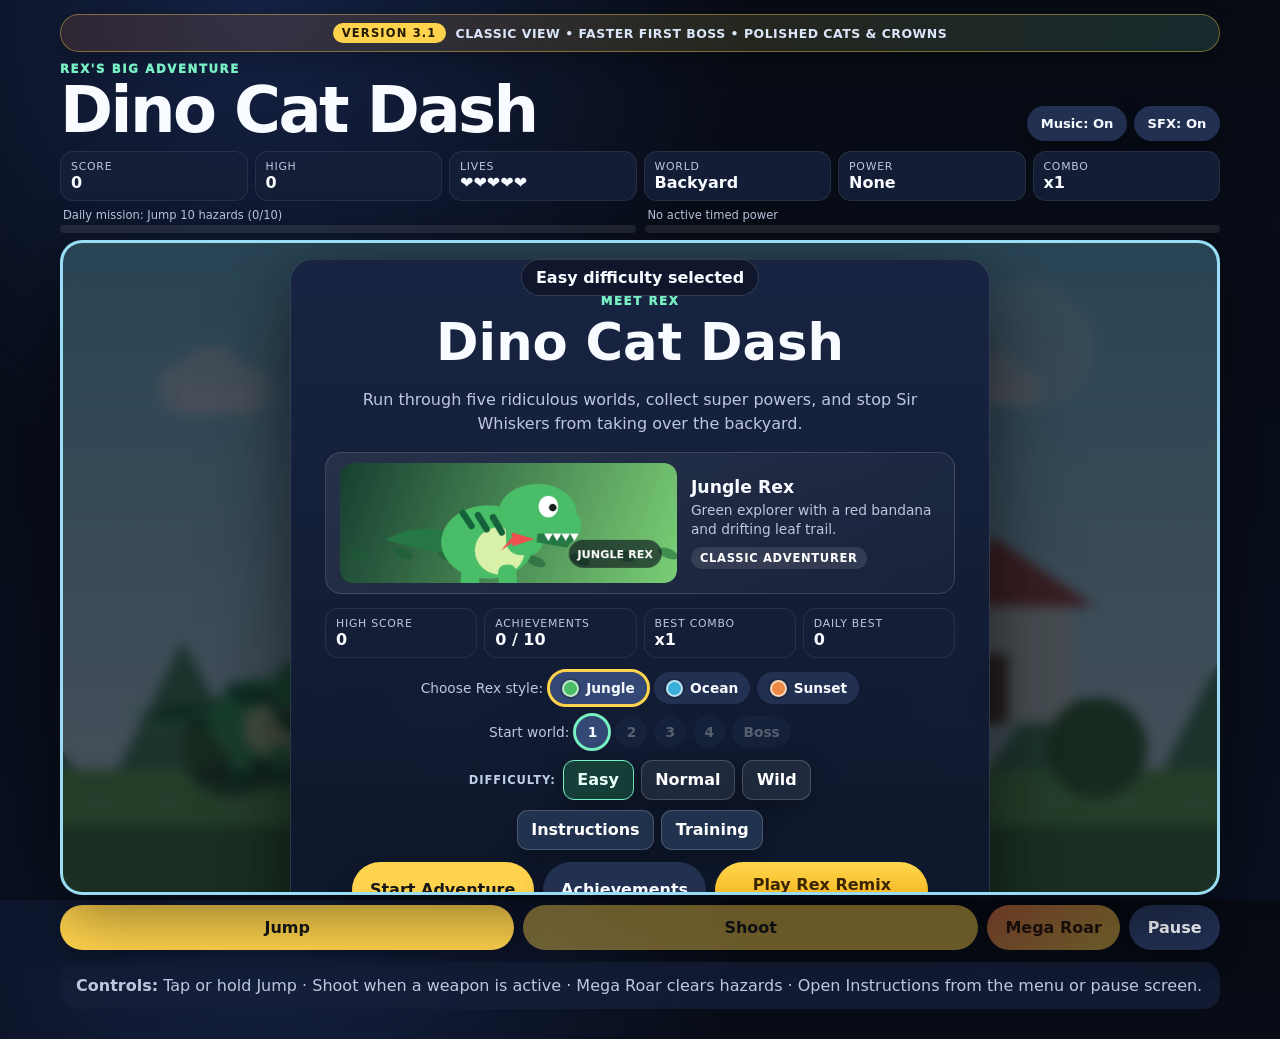
<file: index.html>
<!doctype html>
<html lang="en">
<head>
  <meta charset="utf-8">
  <meta name="viewport" content="width=device-width,initial-scale=1,maximum-scale=1,viewport-fit=cover">
  <meta name="theme-color" content="#0b1326">
  <meta name="apple-mobile-web-app-capable" content="yes">
  <meta name="apple-mobile-web-app-status-bar-style" content="black-translucent">
  <meta name="apple-mobile-web-app-title" content="Dino Cat Dash">
  <meta name="description" content="Run, jump, collect powers, and defeat Sir Whiskers in Dino Cat Dash.">
  <link rel="manifest" href="manifest.webmanifest?v=3.1.0">
  <link rel="stylesheet" href="style.css?v=3.1.0">
  <link rel="stylesheet" href="ipad-layout.css?v=3.1.0">
  <link rel="stylesheet" href="menu-customizer.css?v=3.1.0">
  <link rel="stylesheet" href="cutscenes.css?v=3.1.0">
  <link rel="stylesheet" href="viewport-lock.css?v=3.1.0">
  <link rel="stylesheet" href="cutscene-reliability.css?v=3.1.0">
  <link rel="stylesheet" href="cutscene-detail-upgrade.css?v=3.1.0">
  <link rel="stylesheet" href="gameplay-v3.css?v=3.1.0">
  <link rel="stylesheet" href="classic-mobile-cleanup.css?v=3.1.0">
  <link rel="stylesheet" href="remix-entry.css?v=3.2.0">
  <title>Dino Cat Dash: Rex's Big Adventure — Version 3.1</title>
</head>
<body>
<main class="shell">
  <div class="release-banner" role="status"><strong>VERSION 3.1</strong><span>CLASSIC VIEW • INSTRUCTIONS PAGE • 2-MINUTE BOSS • RELIABLE BOSS START</span></div>
  <header class="topbar">
    <div><p class="eyebrow">Rex's Big Adventure</p><h1>Dino Cat Dash</h1></div>
    <div class="toggles"><button id="musicBtn" class="muted">Music: On</button><button id="soundBtn" class="muted">SFX: On</button></div>
  </header>

  <section class="hud">
    <div><span>Score</span><strong id="score">0</strong></div>
    <div><span>High</span><strong id="high">0</strong></div>
    <div><span>Lives</span><strong id="lives">❤❤❤❤❤</strong></div>
    <div><span>World</span><strong id="world">Backyard</strong></div>
    <div><span>Power</span><strong id="power">None</strong></div>
    <div><span>Combo</span><strong id="combo">x1</strong></div>
  </section>

  <section class="meters">
    <div><span id="missionText">Mission</span><i><b id="missionBar"></b></i></div>
    <div><span id="timerText">No active timed power</span><i><b id="timerBar"></b></i></div>
  </section>

  <section class="stage">
    <canvas id="game" width="960" height="540" aria-label="Dino Cat Dash game"></canvas>
    <div id="overlay" class="overlay visible">
      <div class="panel">
        <p id="kicker" class="eyebrow">Meet Rex</p>
        <h2 id="title">Dino Cat Dash</h2>
        <p id="message">Run through five ridiculous worlds, collect super powers, and stop Sir Whiskers.</p>
        <div id="menuStats" class="stats">
          <div><span>High Score</span><strong id="menuHigh">0</strong></div>
          <div><span>Achievements</span><strong id="achievementTotal">0 / 10</strong></div>
          <div><span>Best Combo</span><strong id="bestCombo">x1</strong></div>
          <div><span>Daily Best</span><strong id="dailyBest">0</strong></div>
        </div>
        <div id="skinPicker" class="skin-picker"><span>Choose Rex:</span><button data-skin="jungle" class="skin active">Jungle</button><button data-skin="ocean" class="skin">Ocean</button><button data-skin="sunset" class="skin">Sunset</button></div>
        <div id="worldPicker" class="world-picker"><span>Start world:</span><button class="world-choice active" data-world="0">1</button><button class="world-choice" data-world="1">2</button><button class="world-choice" data-world="2">3</button><button class="world-choice" data-world="3">4</button><button class="world-choice" data-world="4">Boss</button></div>
        <div id="results" class="results hidden"></div>
        <div id="achievements" class="achievements hidden"></div>
        <div class="menu-actions"><button id="startBtn">Start Adventure</button><button id="achievementsBtn" class="muted">Achievements</button></div>
      </div>
    </div>
    <div id="toast" class="toast"></div>
  </section>

  <section class="controls">
    <button id="jumpBtn">Jump</button><button id="shootBtn">Shoot</button><button id="roarBtn" class="special">Mega Roar</button><button id="pauseBtn" class="muted">Pause</button>
  </section>
  <section class="help"><strong>Controls:</strong> Tap or hold Jump · Shoot when a weapon is active · Mega Roar clears hazards · Open Instructions from the menu or pause screen.</section>
</main>
<script src="js/config.js?v=3.1.0"></script>
<script src="js/classic-preload.js?v=3.1.0"></script>
<script src="js/audio.js?v=3.1.0"></script>
<script src="js/render.js?v=3.1.0"></script>
<script src="js/boss-visual-fix.js?v=3.1.0"></script>
<script src="js/mechanics.js?v=3.1.0"></script>
<script src="js/main.js?v=3.1.0"></script>
<script src="js/menu-customizer.js?v=3.1.0"></script>
<script src="js/adventure-upgrade.js?v=3.1.0"></script>
<script src="js/gameplay-tuning.js?v=3.1.0"></script>
<script src="js/viewport-lock.js?v=3.1.0"></script>
<script src="js/cutscene-reliability.js?v=3.1.0"></script>
<script src="js/jump-tuning.js?v=3.1.0"></script>
<script src="js/cutscene-detail-upgrade.js?v=3.1.0"></script>
<script src="js/gameplay-v3.js?v=3.1.0"></script>
<script src="js/gameplay-v3-guard.js?v=3.1.0"></script>
<script src="js/classic-mobile-cleanup.js?v=3.1.0"></script>
<script src="js/remix-entry.js?v=3.2.0"></script>
<script>
(()=>{
  const BUILD='3.2.0-20260718';
  if(!('serviceWorker' in navigator)||location.protocol!=='https:')return;
  let reloading=false;
  navigator.serviceWorker.addEventListener('controllerchange',()=>{
    if(reloading)return;
    reloading=true;
    location.reload();
  });
  addEventListener('load',async()=>{
    try{
      const registration=await navigator.serviceWorker.register(`./service-worker.js?v=${BUILD}`,{updateViaCache:'none'});
      await registration.update();
      if(registration.waiting)registration.waiting.postMessage({type:'SKIP_WAITING'});
    }catch(error){console.warn('Service worker update failed',error)}
  });
})();
</script>
</body>
</html>
</file>
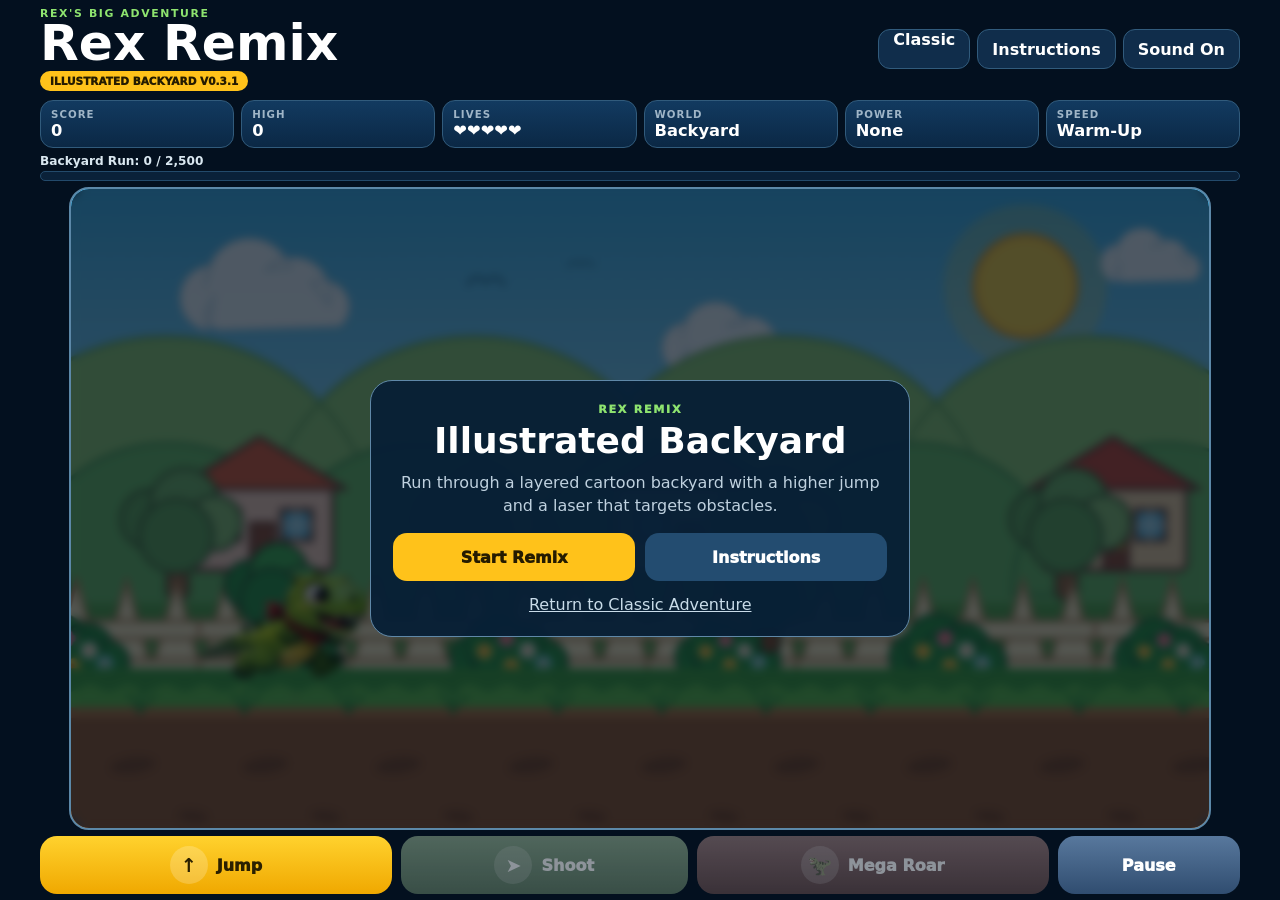
<file: remix/index.html>
<!doctype html>
<html lang="en">
<head>
  <meta charset="utf-8">
  <meta name="viewport" content="width=device-width,initial-scale=1,maximum-scale=1,viewport-fit=cover">
  <meta name="theme-color" content="#08213a">
  <meta name="apple-mobile-web-app-capable" content="yes">
  <meta name="apple-mobile-web-app-status-bar-style" content="black-translucent">
  <title>Dino Cat Dash: Rex Remix</title>
  <link rel="stylesheet" href="remix.css?v=0.3.0">
</head>
<body>
  <main class="shell">
    <header class="topbar">
      <div class="brand">
        <p>Rex's Big Adventure</p>
        <h1>Rex Remix</h1>
        <span>Illustrated Backyard v0.3.1</span>
      </div>
      <div class="top-actions">
        <a href="../">Classic</a>
        <button id="instructionsBtn" type="button">Instructions</button>
        <button id="soundBtn" type="button" aria-pressed="true">Sound On</button>
      </div>
    </header>

    <section class="hud" aria-label="Game status">
      <div><span>Score</span><strong id="score">0</strong></div>
      <div><span>High</span><strong id="high">0</strong></div>
      <div><span>Lives</span><strong id="lives" aria-label="5 lives">❤❤❤❤❤</strong></div>
      <div><span>World</span><strong>Backyard</strong></div>
      <div><span>Power</span><strong id="power">None</strong></div>
      <div><span>Speed</span><strong id="speed">Warm-Up</strong></div>
    </section>

    <section class="progress-wrap">
      <div class="progress-label"><strong id="progressText">Backyard Run: 0 / 2,500</strong></div>
      <div class="progress"><i id="progressBar"></i></div>
    </section>

    <section class="stage">
      <canvas id="game" width="960" height="540" aria-label="Rex Remix game"></canvas>
      <div id="toast" class="toast" aria-live="polite"></div>
      <div id="overlay" class="overlay visible">
        <div class="panel">
          <p class="kicker">REX REMIX</p>
          <h2 id="overlayTitle">Illustrated Backyard</h2>
          <p id="overlayMessage">Run through a layered cartoon backyard with a higher jump and a laser that targets obstacles.</p>
          <div class="menu-actions">
            <button id="startBtn" type="button">Start Remix</button>
            <button id="overlayInstructionsBtn" class="secondary" type="button">Instructions</button>
          </div>
          <a class="back-link" href="../">Return to Classic Adventure</a>
        </div>
      </div>
    </section>

    <section class="controls" aria-label="Game controls">
      <button id="jumpBtn" class="jump" type="button"><b>↑</b><span>Jump</span></button>
      <button id="shootBtn" class="shoot" type="button" disabled><b>➤</b><span>Shoot</span></button>
      <button id="roarBtn" class="roar" type="button" disabled><b>🦖</b><span>Mega Roar</span></button>
      <button id="pauseBtn" class="pause" type="button"><b>Ⅱ</b><span>Pause</span></button>
    </section>
  </main>

  <section id="instructions" class="modal hidden" role="dialog" aria-modal="true" aria-labelledby="instructionsTitle">
    <div class="modal-panel">
      <p class="kicker">HOW TO PLAY</p>
      <h2 id="instructionsTitle">Rex Remix Instructions</h2>
      <div class="instruction-grid">
        <article><b>Jump</b><span>Tap for a full jump. Hold briefly to gain a little more height for tall obstacles.</span></article>
        <article><b>Shoot</b><span>Collect the green Laser orb. Each shot aims into the obstacle lane and destroys one obstacle.</span></article>
        <article><b>Mega Roar</b><span>Collect the red Roar orb. One roar clears every obstacle on screen.</span></article>
        <article><b>Shield</b><span>The blue Shield orb blocks one hit without costing a life.</span></article>
        <article><b>Five Lives</b><span>Rex starts with five hearts and gets brief recovery protection after a hit.</span></article>
        <article><b>Backyard Goal</b><span>Reach 2,500 points to complete the illustrated Backyard.</span></article>
      </div>
      <button id="closeInstructionsBtn" type="button">Back to Game</button>
    </div>
  </section>

  <script src="remix.js?v=0.3.1"></script>
</body>
</html>
</file>
<file: style.css>
:root{color-scheme:dark;font-family:Inter,ui-rounded,system-ui,-apple-system,BlinkMacSystemFont,"Segoe UI",sans-serif;--bg:#09101f;--panel:#151f39;--panel2:#223052;--text:#f8fbff;--muted:#bdc8df;--gold:#ffd34d;--mint:#79f0c4}*{box-sizing:border-box}html{height:100%;overscroll-behavior:none}body{margin:0;min-height:100%;background:radial-gradient(circle at 20% 0%,#3151a955,transparent 36%),linear-gradient(#070b14,var(--bg));color:var(--text);overflow-x:hidden;user-select:none;-webkit-user-select:none;-webkit-touch-callout:none}button{border:0;border-radius:999px;padding:.82rem 1.15rem;font:inherit;font-weight:900;background:var(--gold);color:#171717;cursor:pointer;box-shadow:0 8px 24px #0005;transition:.12s}button:active{transform:translateY(1px) scale(.985)}button:disabled{opacity:.4}.muted{background:var(--panel2);color:var(--text)}.special{background:linear-gradient(135deg,#ff8447,#ffd34d);color:#351500}.hidden{display:none!important}.shell{width:min(1160px,calc(100% - 24px));margin:auto;padding:max(14px,env(safe-area-inset-top)) 0 max(30px,env(safe-area-inset-bottom))}.release-banner{display:flex;align-items:center;justify-content:center;gap:10px;flex-wrap:wrap;margin:0 0 10px;padding:8px 14px;border:1px solid #ffd34d66;border-radius:999px;background:linear-gradient(90deg,#ff7b3e22,#ffd34d22,#79f0c422);color:#f8fbff;font-size:.78rem;font-weight:850;letter-spacing:.04em;text-align:center;box-shadow:0 7px 24px #0004}.release-banner strong{padding:3px 9px;border-radius:999px;background:var(--gold);color:#241a00;font-size:.72rem;letter-spacing:.1em}.release-banner span{color:#dbe6fa}.topbar{display:flex;justify-content:space-between;align-items:end;gap:12px;margin-bottom:10px}.topbar h1{margin:0;font-size:clamp(2rem,5vw,4rem);line-height:.95;letter-spacing:-.04em}.eyebrow{margin:0 0 4px;color:var(--mint);font-size:.73rem;font-weight:950;letter-spacing:.14em;text-transform:uppercase}.toggles{display:flex;gap:7px;flex-wrap:wrap;justify-content:end}.toggles button{padding:.62rem .85rem;font-size:.82rem}.hud{display:grid;grid-template-columns:repeat(6,1fr);gap:7px;margin-bottom:7px}.hud div,.stats div{background:#151f39e8;border:1px solid #ffffff14;border-radius:13px;padding:8px 10px;min-width:0}.hud span,.stats span{display:block;color:var(--muted);font-size:.68rem;text-transform:uppercase;letter-spacing:.07em}.hud strong,.stats strong{display:block;white-space:nowrap;overflow:hidden;text-overflow:ellipsis}.meters{display:grid;grid-template-columns:1fr 1fr;gap:9px;margin-bottom:7px}.meters span{display:block;color:var(--muted);font-size:.72rem;margin:0 0 3px 3px}.meters i{display:block;height:8px;background:#ffffff18;border-radius:99px;overflow:hidden}.meters b{display:block;width:0;height:100%;background:linear-gradient(90deg,var(--mint),var(--gold));transition:width .2s}.meters div:nth-child(2) b{background:linear-gradient(90deg,#63dfff,#cb71ff)}.stage{position:relative;overflow:hidden;border-radius:22px;border:3px solid #ffffff1f;background:#8bd8f4;box-shadow:0 20px 65px #0007}.stage canvas{display:block;width:100%;height:auto;touch-action:none}.overlay{position:absolute;inset:0;display:none;place-items:center;padding:16px;background:#050914b5;backdrop-filter:blur(6px);overflow:auto}.overlay.visible{display:grid}.panel{width:min(700px,100%);text-align:center;padding:clamp(18px,4vw,34px);border-radius:22px;background:linear-gradient(#172442fa,#0e162afa);border:1px solid #ffffff20;box-shadow:0 20px 80px #0009}.panel h2{margin:0 0 8px;font-size:clamp(1.8rem,4vw,3.2rem)}.panel>p:not(.eyebrow){color:var(--muted);line-height:1.5}.stats,.results{display:grid;grid-template-columns:repeat(4,1fr);gap:7px;margin:14px 0;text-align:left}.skin-picker,.world-picker{display:flex;justify-content:center;align-items:center;gap:7px;flex-wrap:wrap;margin:12px 0;color:var(--muted);font-size:.86rem}.world-choice{padding:.48rem .7rem;background:var(--panel2);color:var(--text);box-shadow:none}.world-choice.active{outline:3px solid var(--mint);background:#344875}.world-choice:disabled{opacity:.3}.skin{padding:.48rem .76rem;background:var(--panel2);color:var(--text);box-shadow:none}.skin.active{outline:3px solid var(--gold);background:#344875}.menu-actions{display:flex;justify-content:center;gap:9px;flex-wrap:wrap}.results div{background:#ffffff0d;border-radius:12px;padding:9px}.results span{display:block;color:var(--muted);font-size:.68rem;text-transform:uppercase}.achievements{display:grid;gap:6px;max-height:275px;overflow:auto;margin:12px 0;text-align:left}.achievement{padding:9px 11px;border-radius:11px;background:#ffffff0d;border:1px solid #ffffff12}.achievement.locked{opacity:.45}.achievement strong{display:block}.achievement span{font-size:.82rem;color:var(--muted)}.toast{position:absolute;top:16px;left:50%;transform:translate(-50%,-18px);opacity:0;max-width:90%;padding:8px 14px;border-radius:999px;background:#10182df2;border:1px solid #ffffff26;font-weight:850;white-space:nowrap;overflow:hidden;text-overflow:ellipsis;transition:.25s;pointer-events:none}.toast.show{opacity:1;transform:translate(-50%,0)}.controls{display:grid;grid-template-columns:1fr 1fr auto auto;gap:9px;margin-top:10px}.help{margin-top:12px;padding:14px 16px;border-radius:16px;background:#151f39c7;color:var(--muted)}@media(max-width:780px){.hud{grid-template-columns:repeat(3,1fr)}.meters{grid-template-columns:1fr}.topbar{align-items:end}.release-banner{border-radius:16px}}@media(max-width:520px){.hud{grid-template-columns:repeat(2,1fr)}.stats,.results{grid-template-columns:1fr 1fr}.controls{grid-template-columns:1fr 1fr}.toggles button{font-size:.72rem;padding:.52rem .68rem}.release-banner{font-size:.68rem;gap:6px}}@media(hover:none) and (pointer:coarse){button{min-height:52px}.controls{position:sticky;bottom:max(6px,env(safe-area-inset-bottom));z-index:5}.help{display:none}}@media(orientation:landscape) and (max-height:720px){.shell{padding-top:5px}.release-banner{padding:4px 10px;margin-bottom:4px;font-size:.63rem}.release-banner strong{font-size:.62rem}.topbar{margin-bottom:4px}.topbar h1{font-size:1.75rem}.eyebrow,.help{display:none}.hud{margin-bottom:4px}.hud div{padding:4px 7px}.meters{margin-bottom:4px}.controls{margin-top:4px}.controls button{min-height:42px;padding:.48rem .8rem}.panel{padding:14px 18px}.panel h2{font-size:2rem}.stats{margin:7px 0}}
</file>
<file: ipad-layout.css>
/* iPad and touchscreen layout corrections.
   Controls remain in normal document flow so they never cover the game canvas. */
@media (hover: none) and (pointer: coarse) {
  .controls {
    position: static;
    bottom: auto;
    z-index: auto;
    margin-top: 10px;
    padding: 0 0 max(10px, env(safe-area-inset-bottom));
  }
}

@media (orientation: landscape) and (hover: none) and (pointer: coarse) {
  html,
  body {
    min-height: 100%;
    overflow-y: auto;
  }

  .shell {
    padding-bottom: max(14px, env(safe-area-inset-bottom));
  }

  .stage {
    margin-bottom: 0;
  }

  .controls {
    position: static;
    grid-template-columns: minmax(0, 2fr) minmax(0, 2fr) minmax(110px, .72fr) minmax(90px, .58fr);
    gap: 9px;
    margin-top: 8px;
    padding: 0 0 max(12px, env(safe-area-inset-bottom));
    background: transparent;
  }

  .controls button {
    min-width: 0;
  }
}

@media (orientation: landscape) and (hover: none) and (pointer: coarse) and (max-height: 760px) {
  .controls {
    grid-template-columns: 1fr 1fr;
  }

  #roarBtn,
  #pauseBtn {
    min-height: 46px;
  }
}
</file>
<file: menu-customizer.css>
.rex-preview-card {
  display: grid;
  grid-template-columns: minmax(220px, 1.15fr) minmax(180px, .85fr);
  align-items: center;
  gap: 14px;
  margin: 12px 0;
  padding: 10px 14px;
  border: 1px solid rgba(255,255,255,.14);
  border-radius: 16px;
  background: linear-gradient(135deg, rgba(255,255,255,.08), rgba(255,255,255,.025));
  text-align: left;
}
.rex-preview-card canvas {
  display: block;
  width: 100%;
  max-height: 142px;
  border-radius: 12px;
}
.rex-preview-copy strong {
  display: block;
  margin-bottom: 4px;
  font-size: 1.08rem;
}
.rex-preview-copy span {
  display: block;
  color: var(--muted);
  font-size: .86rem;
  line-height: 1.4;
}
.rex-preview-copy em {
  display: inline-block;
  margin-top: 8px;
  padding: 4px 9px;
  border-radius: 999px;
  background: rgba(255,255,255,.1);
  color: #fff;
  font-size: .72rem;
  font-style: normal;
  font-weight: 900;
  letter-spacing: .06em;
  text-transform: uppercase;
}
.skin-picker .skin {
  display: inline-flex;
  align-items: center;
  gap: 7px;
}
.skin-swatch {
  width: 17px;
  height: 17px;
  flex: 0 0 17px;
  border: 2px solid rgba(255,255,255,.65);
  border-radius: 50%;
  box-shadow: 0 0 0 2px rgba(0,0,0,.18);
}
.setup-hint {
  margin: 8px 0 12px;
  padding: 8px 12px;
  border-radius: 12px;
  background: rgba(121,240,196,.1);
  border: 1px solid rgba(121,240,196,.24);
  color: #dffdf1;
  font-size: .82rem;
  line-height: 1.35;
}
.skin-badge {
  position: absolute;
  z-index: 3;
  top: 14px;
  left: 14px;
  display: none;
  align-items: center;
  gap: 7px;
  padding: 6px 10px;
  border: 1px solid rgba(255,255,255,.3);
  border-radius: 999px;
  background: rgba(10,17,32,.78);
  color: #fff;
  font-size: .73rem;
  font-weight: 950;
  letter-spacing: .04em;
  pointer-events: none;
  backdrop-filter: blur(5px);
}
.skin-badge.visible { display: flex; }
.skin-badge i {
  width: 13px;
  height: 13px;
  border-radius: 50%;
  border: 1px solid rgba(255,255,255,.65);
}
@media (max-width: 620px) {
  .rex-preview-card { grid-template-columns: 1fr; text-align: center; }
  .rex-preview-card canvas { max-height: 112px; }
}
@media (orientation: landscape) and (max-height: 760px) {
  .rex-preview-card {
    grid-template-columns: 190px 1fr;
    margin: 5px 0;
    padding: 6px 10px;
  }
  .rex-preview-card canvas { max-height: 82px; }
  .rex-preview-copy span { font-size: .75rem; }
  .rex-preview-copy em { margin-top: 4px; }
}
</file>
<file: cutscenes.css>
.story-card{position:absolute;inset:0;z-index:30;display:grid;place-items:center;padding:12px;background:rgba(4,8,20,.94);backdrop-filter:blur(7px);overflow:auto}.story-card.hidden{display:none}.story-panel{width:min(930px,100%);max-height:100%;overflow:auto;padding:14px 18px 16px;border:1px solid rgba(255,255,255,.2);border-radius:22px;background:linear-gradient(180deg,#172442,#0d152a);box-shadow:0 24px 80px rgba(0,0,0,.7);text-align:center}.story-panel h2{margin:0 0 8px;font-size:clamp(1.45rem,3.5vw,2.55rem)}.story-kicker{margin:0 0 3px;color:#79f0c4;font-size:.7rem;font-weight:950;letter-spacing:.15em}.story-panel canvas{display:block;width:100%;height:auto;max-height:205px;margin:6px 0 8px;border-radius:15px;background:#172442}.story-copy{margin:5px auto 10px;max-width:820px;color:#d2dcef;font-size:.91rem;line-height:1.38}.story-power-grid{display:grid;grid-template-columns:1fr 1fr;gap:5px 9px;margin:8px 0 11px;text-align:left}.story-power-grid article{display:flex;align-items:center;gap:8px;min-width:0;padding:6px 8px;border:1px solid rgba(255,255,255,.1);border-radius:10px;background:rgba(255,255,255,.055)}.story-power-grid article>i{flex:0 0 10px;width:10px;height:34px;border-radius:99px;background:#ffd34d}.story-power-grid article:nth-child(3n+2)>i{background:#65e6ff}.story-power-grid article:nth-child(3n)>i{background:#ff7d5d}.story-power-grid strong{display:block;font-size:.78rem}.story-power-grid span{display:block;color:#bac7dd;font-size:.7rem;line-height:1.22}.story-panel>button{min-width:240px;margin-top:2px}.story-open .controls{opacity:.32;pointer-events:none}.pace-badge{position:absolute;left:14px;top:14px;z-index:7;display:none;width:150px;padding:7px 10px;border:1px solid rgba(255,255,255,.2);border-radius:13px;background:rgba(10,17,36,.82);box-shadow:0 7px 22px rgba(0,0,0,.35);pointer-events:none}.pace-badge.visible{display:block}.pace-badge span{display:block;color:#b9c7de;font-size:.56rem;font-weight:850;letter-spacing:.12em;text-transform:uppercase}.pace-badge strong{display:block;margin:1px 0 4px;font-size:.82rem}.pace-badge i{display:block;height:4px;overflow:hidden;border-radius:99px;background:rgba(255,255,255,.13)}.pace-badge b{display:block;width:0;height:100%;background:linear-gradient(90deg,#79f0c4,#ffd34d);transition:width .35s}.pace-badge.danger b{background:linear-gradient(90deg,#ffd34d,#ff625f)}
@media(max-width:700px){.story-power-grid{grid-template-columns:1fr}.story-panel canvas{max-height:165px}.story-copy{font-size:.8rem}.story-power-grid article{padding:5px 7px}.story-power-grid span{font-size:.67rem}}
@media(orientation:landscape) and (max-height:760px){.story-card{padding:6px}.story-panel{padding:8px 12px 10px}.story-panel h2{font-size:1.45rem}.story-panel canvas{max-height:125px;margin:3px 0 5px}.story-copy{margin:3px auto 6px;font-size:.72rem}.story-power-grid{grid-template-columns:1fr 1fr;gap:3px 7px;margin:4px 0 6px}.story-power-grid article{padding:3px 6px}.story-power-grid article>i{height:25px}.story-power-grid strong{font-size:.68rem}.story-power-grid span{font-size:.6rem}.story-panel>button{min-height:38px;padding:.45rem 1rem}.pace-badge{top:8px;left:8px;width:126px;padding:5px 8px}}
</file>
<file: viewport-lock.css>
/* Prevent iPad Safari from sliding the page while the game is active. */
html.gameplay-locked {
  height: 100%;
  overflow: hidden !important;
  overscroll-behavior: none !important;
}

body.gameplay-locked {
  position: fixed !important;
  left: 0;
  right: 0;
  width: 100%;
  overflow: hidden !important;
  overscroll-behavior: none !important;
  -webkit-overflow-scrolling: auto;
  touch-action: none;
}

body.gameplay-locked .shell,
body.gameplay-locked .stage,
body.gameplay-locked .stage canvas,
body.gameplay-locked .controls,
body.gameplay-locked .controls button {
  overscroll-behavior: none !important;
  touch-action: none !important;
}

body.gameplay-locked .controls {
  position: static !important;
  transform: none !important;
}
</file>
<file: cutscene-reliability.css>
.reliable-story-card{position:absolute;inset:0;z-index:60;display:grid;place-items:center;padding:10px;background:rgba(3,7,18,.96);backdrop-filter:blur(8px);overflow:auto}.reliable-story-card.hidden{display:none!important}.reliable-story-panel{width:min(930px,100%);max-height:100%;overflow:auto;padding:14px 18px 16px;border:1px solid rgba(255,255,255,.22);border-radius:22px;background:linear-gradient(180deg,#172442,#0d152a);box-shadow:0 24px 80px rgba(0,0,0,.75);text-align:center}.reliable-story-panel h2{margin:0 0 8px;font-size:clamp(1.45rem,3.5vw,2.55rem)}.reliable-story-kicker{margin:0 0 3px;color:#79f0c4;font-size:.7rem;font-weight:950;letter-spacing:.15em}.reliable-story-panel canvas{display:block;width:100%;height:auto;max-height:210px;margin:6px 0 8px;border-radius:15px;background:#172442}.reliable-story-copy{margin:5px auto 10px;max-width:820px;color:#d2dcef;font-size:.91rem;line-height:1.38}.reliable-power-grid{display:grid;grid-template-columns:1fr 1fr;gap:5px 9px;margin:8px 0 11px;text-align:left}.reliable-power-grid article{display:flex;align-items:center;gap:8px;min-width:0;padding:6px 8px;border:1px solid rgba(255,255,255,.1);border-radius:10px;background:rgba(255,255,255,.055)}.reliable-power-grid article>i{flex:0 0 10px;width:10px;height:34px;border-radius:99px;background:#ffd34d}.reliable-power-grid article:nth-child(3n+2)>i{background:#65e6ff}.reliable-power-grid article:nth-child(3n)>i{background:#ff7d5d}.reliable-power-grid strong{display:block;font-size:.78rem}.reliable-power-grid span{display:block;color:#bac7dd;font-size:.7rem;line-height:1.22}.reliable-story-panel>button{min-width:250px;margin-top:2px}.reliable-story-open .controls{opacity:.32;pointer-events:none}@media(max-width:700px){.reliable-power-grid{grid-template-columns:1fr}.reliable-story-panel canvas{max-height:165px}.reliable-story-copy{font-size:.8rem}.reliable-power-grid article{padding:5px 7px}.reliable-power-grid span{font-size:.67rem}}@media(orientation:landscape) and (max-height:760px){.reliable-story-card{padding:6px}.reliable-story-panel{padding:8px 12px 10px}.reliable-story-panel h2{font-size:1.45rem}.reliable-story-panel canvas{max-height:125px;margin:3px 0 5px}.reliable-story-copy{margin:3px auto 6px;font-size:.72rem}.reliable-power-grid{grid-template-columns:1fr 1fr;gap:3px 7px;margin:4px 0 6px}.reliable-power-grid article{padding:3px 6px}.reliable-power-grid article>i{height:25px}.reliable-power-grid strong{font-size:.68rem}.reliable-power-grid span{font-size:.6rem}.reliable-story-panel>button{min-height:38px;padding:.45rem 1rem}}
</file>
<file: cutscene-detail-upgrade.css>
.reliable-story-panel{width:min(950px,100%);padding:18px 20px 20px}.reliable-story-panel canvas{max-height:none!important;height:auto!important;border:2px solid rgba(255,255,255,.16);box-shadow:0 12px 34px rgba(0,0,0,.34)}.reliable-story-copy{max-width:900px;font-size:1rem;line-height:1.48}.reliable-story-instructions{display:grid;grid-template-columns:repeat(4,minmax(0,1fr));gap:8px;margin:10px 0 12px;text-align:left}.reliable-story-instructions article{min-width:0;padding:10px 11px;border:1px solid rgba(255,255,255,.13);border-radius:12px;background:linear-gradient(180deg,rgba(255,255,255,.08),rgba(255,255,255,.035))}.reliable-story-instructions b{display:grid;place-items:center;width:28px;height:28px;margin-bottom:6px;border-radius:50%;background:#ffd34d;color:#221900;font-size:.8rem}.reliable-story-instructions strong{display:block;margin-bottom:3px;font-size:.83rem}.reliable-story-instructions span{display:block;color:#c3cee1;font-size:.72rem;line-height:1.32}.reliable-story-note{margin:8px 0 10px;padding:9px 12px;border-left:4px solid #79f0c4;border-radius:8px;background:rgba(121,240,196,.08);color:#dce9f8;font-size:.79rem;line-height:1.35;text-align:left}.reliable-power-grid{grid-template-columns:1fr 1fr!important;gap:7px 10px!important}.reliable-power-grid article{padding:8px 10px!important}.reliable-power-grid strong{font-size:.82rem!important}.reliable-power-grid span{font-size:.72rem!important;line-height:1.3!important}.reliable-story-panel>button{min-width:290px;font-size:1rem}.reliable-story-panel[data-kind="boss"] .reliable-story-instructions article:nth-child(1){border-color:#ffd34d66}.reliable-story-panel[data-kind="boss"] .reliable-story-instructions article:nth-child(2){border-color:#ff7b5f66}.reliable-story-panel[data-kind="boss"] .reliable-story-instructions article:nth-child(3){border-color:#6eeeff66}.reliable-story-panel[data-kind="boss"] .reliable-story-instructions article:nth-child(4){border-color:#cb7cff66}@media(max-width:760px){.reliable-story-instructions{grid-template-columns:1fr 1fr}.reliable-story-panel{padding:12px}.reliable-story-copy{font-size:.86rem}.reliable-power-grid{grid-template-columns:1fr!important}}@media(orientation:landscape) and (max-height:760px){.reliable-story-card{padding:4px!important}.reliable-story-panel{padding:7px 10px 9px!important}.reliable-story-panel h2{font-size:1.35rem!important}.reliable-story-panel canvas{max-height:150px!important;object-fit:contain}.reliable-story-copy{margin:3px auto 5px!important;font-size:.7rem!important;line-height:1.25!important}.reliable-story-instructions{grid-template-columns:repeat(4,1fr);gap:4px;margin:4px 0 5px}.reliable-story-instructions article{padding:5px 6px}.reliable-story-instructions b{width:20px;height:20px;margin-bottom:2px;font-size:.62rem}.reliable-story-instructions strong{font-size:.62rem}.reliable-story-instructions span{font-size:.55rem;line-height:1.15}.reliable-story-note{display:none}.reliable-power-grid{grid-template-columns:1fr 1fr!important;gap:3px 5px!important;margin:3px 0 5px!important}.reliable-power-grid article{padding:3px 5px!important}.reliable-power-grid strong{font-size:.61rem!important}.reliable-power-grid span{font-size:.53rem!important;line-height:1.12!important}.reliable-story-panel>button{min-width:230px;min-height:36px!important;padding:.38rem .8rem!important;font-size:.72rem!important}}
</file>
<file: gameplay-v3.css>
.v3-menu-tools{display:grid;gap:10px;margin:12px 0}.v3-menu-tools.hidden,.v3-menu-tools .hidden{display:none!important}.v3-difficulty,.v3-tool-buttons{display:flex;flex-wrap:wrap;justify-content:center;align-items:center;gap:7px}.v3-difficulty>span{font-size:.72rem;font-weight:900;letter-spacing:.08em;text-transform:uppercase;color:#bfd0e7}.v3-difficulty button,.v3-tool-buttons button{min-height:40px;padding:.55rem .85rem;border:1px solid rgba(255,255,255,.18);border-radius:11px;background:rgba(255,255,255,.07);color:#fff;font-weight:850}.v3-difficulty button.active{border-color:#79f0c4;background:#163f39;color:#eafff7}.v3-tool-buttons button{background:#21324e}.v3-tool-buttons #v3ContinueBtn{background:#7c5220;color:#fff4c8}.v3-warning{position:absolute;right:14px;top:14px;z-index:18;width:min(250px,39%);padding:10px 12px;border:2px solid #ffd45f;border-radius:14px;background:rgba(8,13,27,.93);box-shadow:0 8px 26px rgba(0,0,0,.45);pointer-events:none}.v3-warning.hidden{display:none}.v3-warning span,.v3-objective span{display:block;color:#ffd45f;font-size:.56rem;font-weight:950;letter-spacing:.13em}.v3-warning strong{display:block;margin:2px 0;font-size:1rem}.v3-warning em{display:block;color:#d7e2f4;font-size:.68rem;line-height:1.25;font-style:normal}.v3-warning b{display:inline-block;margin-top:5px;padding:2px 7px;border-radius:999px;background:#ffd45f;color:#211a06;font-size:.58rem}.v3-objective{position:absolute;left:14px;bottom:14px;z-index:16;width:235px;padding:9px 11px;border:1px solid rgba(255,255,255,.2);border-radius:13px;background:rgba(8,13,27,.9);pointer-events:none}.v3-objective.hidden{display:none}.v3-objective strong{display:block;margin:2px 0 5px;font-size:.8rem}.v3-objective i{display:block;height:6px;overflow:hidden;border-radius:999px;background:rgba(255,255,255,.12)}.v3-objective i b{display:block;height:100%;width:0;background:#79f0c4;transition:width .2s}.v3-objective em{display:block;margin-top:5px;color:#c4d1e5;font-size:.62rem;font-style:normal}.v3-boss-hud{position:absolute;left:50%;top:12px;z-index:19;width:min(470px,64%);transform:translateX(-50%);padding:9px 12px;border:2px solid #ffcf55;border-radius:15px;background:rgba(12,12,29,.94);pointer-events:none}.v3-boss-hud.hidden{display:none}.v3-boss-hud>div{display:flex;justify-content:space-between;gap:12px}.v3-boss-hud span{font-weight:950}.v3-boss-hud>div strong{font-size:.75rem}.v3-boss-hud>i{display:block;height:11px;margin:5px 0;overflow:hidden;border-radius:999px;background:#391f2c}.v3-boss-hud>i b{display:block;height:100%;background:linear-gradient(90deg,#ffcf55,#ff625f);transition:width .12s}.v3-boss-hud p{margin:0;text-align:center;font-size:.75rem;font-weight:900}.v3-boss-hud em{display:block;margin-top:3px;text-align:center;color:#c6d1e4;font-size:.6rem;font-style:normal}.v3-boss-hud.hit{animation:v3BossHit .22s ease}@keyframes v3BossHit{50%{transform:translateX(-50%) scale(1.035);border-color:#72f4ff}}.v3-mode-badge{position:absolute;right:10px;bottom:9px;z-index:17;display:none;padding:5px 8px;border-radius:9px;background:rgba(8,13,27,.82);color:#e7eef9;font-size:.55rem;font-weight:900;letter-spacing:.08em;pointer-events:none}.v3-mode-badge.visible{display:block}.v3-mode-badge.practice{background:#563e1b;color:#fff0b4}.v3-end-panel{margin:10px 0;padding:11px;border:1px solid rgba(255,255,255,.15);border-radius:14px;background:rgba(255,255,255,.05)}.v3-end-panel.hidden{display:none}.v3-end-panel h3{margin:0 0 8px}.v3-score-breakdown{display:grid;grid-template-columns:repeat(4,1fr);gap:6px}.v3-score-breakdown div{padding:7px;border-radius:9px;background:rgba(0,0,0,.18)}.v3-score-breakdown span{display:block;color:#bdc9dc;font-size:.58rem}.v3-score-breakdown strong{font-size:.86rem}.v3-end-panel p{margin:9px 0 0;color:#dce5f4;font-size:.76rem;line-height:1.35}.v3-modal{position:fixed;inset:0;z-index:120;display:grid;place-items:center;padding:16px;background:rgba(3,7,17,.96);overflow:auto}.v3-modal.hidden{display:none}.v3-modal-panel{width:min(960px,100%);max-height:calc(100vh - 24px);overflow:auto;padding:18px;border:1px solid rgba(255,255,255,.2);border-radius:22px;background:#111c34;color:#fff}.v3-modal-kicker{margin:0;color:#79f0c4;font-size:.68rem;font-weight:950;letter-spacing:.14em}.v3-modal h2{margin:4px 0 12px;font-size:clamp(1.45rem,3.5vw,2.25rem)}.v3-modal-actions{display:flex;justify-content:center;margin-top:14px}.v3-modal-actions button{min-width:250px;min-height:48px;border:0;border-radius:13px;background:#79f0c4;color:#0a2a21;font-weight:950}.v3-guide-intro,.v3-callout{padding:11px 13px;border-radius:13px;background:rgba(121,240,196,.09);border:1px solid rgba(121,240,196,.2)}.v3-guide-intro p,.v3-callout{margin:4px 0 0;color:#d6e1f1;font-size:.83rem;line-height:1.4}.v3-guide-grid,.v3-obstacle-grid{display:grid;grid-template-columns:1fr 1fr;gap:7px;margin-top:10px}.v3-guide-grid article,.v3-obstacle-grid article{display:flex;align-items:center;gap:10px;padding:9px;border:1px solid rgba(255,255,255,.12);border-radius:12px;background:rgba(255,255,255,.045)}.v3-guide-grid article>b{display:grid;place-items:center;flex:0 0 32px;width:32px;height:32px;border-radius:50%;background:#293b5d;color:#79f0c4}.v3-guide-grid strong,.v3-obstacle-grid strong{display:block}.v3-guide-grid span,.v3-obstacle-grid span{display:block;color:#c5d1e3;font-size:.72rem;line-height:1.3}.v3-guide-grid em,.v3-obstacle-grid em{display:inline-block;margin-top:4px;padding:2px 6px;border-radius:999px;background:#263b5b;color:#e7f4ff;font-size:.58rem;font-style:normal}.v3-callout{margin-top:10px}.v3-obstacle-symbol{display:grid;place-items:center;flex:0 0 58px;width:58px;height:58px;border:4px solid #0a111e;border-radius:12px;background:#e3a84d;color:#10151d;font-size:1rem;font-weight:950;box-shadow:0 6px 0 rgba(0,0,0,.3)}.v3-obstacle-symbol.tall{height:75px;background:#71a85a}.v3-obstacle-symbol.medium{height:65px;background:#bd7b56}.v3-checkpoint{display:grid;grid-template-columns:repeat(4,1fr);gap:8px}.v3-checkpoint div{padding:12px;border-radius:13px;background:rgba(255,255,255,.06);text-align:center}.v3-checkpoint span{display:block;color:#becbde;font-size:.65rem}.v3-checkpoint strong{display:block;margin-top:3px}.v3-center{text-align:center;color:#d6e1ef}.v3-versus{display:flex;align-items:center;justify-content:center;gap:16px;padding:17px;border-radius:15px;background:linear-gradient(90deg,#174238,#43305d,#63343b);font-size:1.25rem;font-weight:950}.v3-versus b{display:grid;place-items:center;width:54px;height:54px;border-radius:50%;background:#ffd45f;color:#251c00}.v3-phase-grid,.v3-instruction-grid,.v3-practice-grid{display:grid;grid-template-columns:repeat(3,1fr);gap:8px;margin-top:10px}.v3-phase-grid article,.v3-instruction-grid article{padding:10px;border:1px solid rgba(255,255,255,.12);border-radius:12px;background:rgba(255,255,255,.05)}.v3-phase-grid b{display:grid;place-items:center;width:30px;height:30px;margin-bottom:6px;border-radius:50%;background:#ffcf55;color:#261d00}.v3-phase-grid span,.v3-instruction-grid span{display:block;margin-top:3px;color:#c8d4e5;font-size:.72rem;line-height:1.3}.v3-instruction-grid{grid-template-columns:1fr 1fr}.v3-practice-grid button{min-height:125px;padding:14px;border:1px solid rgba(255,255,255,.16);border-radius:14px;background:#203250;color:#fff;text-align:left}.v3-practice-grid strong,.v3-practice-grid span{display:block}.v3-practice-grid span{margin-top:6px;color:#cad6e7;font-size:.76rem;line-height:1.35}.v3-modal-open{overflow:hidden}@media(max-width:700px){.v3-guide-grid,.v3-obstacle-grid,.v3-instruction-grid,.v3-practice-grid{grid-template-columns:1fr}.v3-phase-grid{grid-template-columns:1fr}.v3-checkpoint,.v3-score-breakdown{grid-template-columns:1fr 1fr}.v3-warning{width:46%;right:7px;top:7px;padding:7px}.v3-warning em{font-size:.58rem}.v3-objective{left:7px;bottom:7px;width:195px}.v3-boss-hud{top:6px;width:72%}}@media(orientation:landscape) and (max-height:760px){.v3-modal{padding:6px}.v3-modal-panel{padding:10px;max-height:calc(100vh - 8px)}.v3-modal h2{margin:2px 0 7px;font-size:1.35rem}.v3-guide-grid,.v3-obstacle-grid{gap:4px}.v3-guide-grid article,.v3-obstacle-grid article{padding:5px}.v3-guide-grid span,.v3-obstacle-grid span{font-size:.63rem}.v3-modal-actions{margin-top:7px}.v3-modal-actions button{min-height:40px}.v3-versus{padding:8px}.v3-phase-grid,.v3-instruction-grid{margin-top:5px;gap:5px}.v3-phase-grid article,.v3-instruction-grid article{padding:6px}.v3-mode-badge{bottom:4px}}
</file>
<file: classic-mobile-cleanup.css>
#v3Warning,#v3Objective,#v3BossHud,#v3ModeBadge,#v3EndPanel,#v3Modal{display:none!important}
.classic-hidden{display:none!important}
.classic-page,.classic-boss-intro{position:fixed;inset:0;z-index:220;display:grid;place-items:center;padding:max(12px,env(safe-area-inset-top)) max(12px,env(safe-area-inset-right)) max(12px,env(safe-area-inset-bottom)) max(12px,env(safe-area-inset-left));background:rgba(4,9,20,.96);overflow:auto}
.classic-page.hidden,.classic-boss-intro.hidden{display:none!important}
.classic-page-panel,.classic-boss-panel{width:min(920px,100%);max-height:calc(100vh - 24px);overflow:auto;padding:20px;border:1px solid rgba(255,255,255,.18);border-radius:22px;background:#111c34;color:#fff}
.classic-page-panel h2,.classic-boss-panel h2{margin:4px 0 16px;font-size:clamp(1.55rem,4vw,2.35rem);line-height:1.08}
.classic-kicker{margin:0;color:#79f0c4;font-size:.72rem;font-weight:950;letter-spacing:.14em}
.classic-section{margin-top:18px}
.classic-section h3{margin:0 0 9px;font-size:1.15rem}
.classic-section p{margin:0;color:#d6e1ef;font-size:1rem;line-height:1.5}
.classic-instruction-grid,.classic-list{display:grid;grid-template-columns:1fr 1fr;gap:9px}
.classic-instruction-grid article,.classic-list article{display:flex;flex-direction:column;gap:4px;padding:12px;border:1px solid rgba(255,255,255,.12);border-radius:13px;background:rgba(255,255,255,.05)}
.classic-instruction-grid b,.classic-list b{font-size:1rem}
.classic-instruction-grid span,.classic-list span{color:#cbd7e8;font-size:.9rem;line-height:1.4}
#classicInstructionsClose,#classicBossReady{display:block;min-width:240px;min-height:50px;margin:20px auto 0;border:0;border-radius:14px;background:#79f0c4;color:#09281f;font-size:1rem;font-weight:950}
.classic-boss-panel{text-align:center}
.classic-boss-panel canvas{display:block;width:100%;height:auto;max-height:42vh;margin:10px 0;border-radius:16px;background:#17243d}
.classic-boss-panel>p:not(.classic-kicker){max-width:760px;margin:10px auto 0;color:#dbe5f2;font-size:1.05rem;line-height:1.45}
.classic-page-open{overflow:hidden}
@media(max-width:700px){
  .classic-page,.classic-boss-intro{padding:7px}
  .classic-page-panel,.classic-boss-panel{max-height:calc(100vh - 10px);padding:14px;border-radius:16px}
  .classic-instruction-grid,.classic-list{grid-template-columns:1fr}
  .classic-section{margin-top:14px}
  .classic-section p,.classic-instruction-grid span,.classic-list span{font-size:.98rem}
  .classic-boss-panel canvas{max-height:34vh}
  .help{display:none}
  .release-banner span{display:none}
}
@media(orientation:landscape) and (max-height:620px){
  .classic-page-panel,.classic-boss-panel{padding:10px}
  .classic-page-panel h2,.classic-boss-panel h2{margin:2px 0 8px;font-size:1.35rem}
  .classic-boss-panel canvas{max-height:45vh;margin:5px 0}
  .classic-boss-panel>p:not(.classic-kicker){font-size:.9rem;margin-top:5px}
  #classicInstructionsClose,#classicBossReady{min-height:42px;margin-top:8px}
}
</file>
<file: remix-entry.css>
#rexRemixEntry{background:linear-gradient(180deg,#ffd84d,#f2a30d)!important;color:#3b2500!important;border-color:#ffe98a!important;box-shadow:0 4px 0 #9e6200!important}
#rexRemixEntry small{display:block;font-size:.58rem;letter-spacing:.06em;text-transform:uppercase}
@media(max-width:700px){#rexRemixEntry{width:100%}}
</file>
<file: remix/remix.css>
:root{color-scheme:dark;--navy:#07192d;--panel:#0d2b49;--line:#315b7c;--text:#fff;--muted:#bfd1df;--yellow:#ffc21a;--green:#35b53d;--red:#c94b4b;--blue:#3f638b}
*{box-sizing:border-box;-webkit-tap-highlight-color:transparent}
html,body{position:fixed;inset:0;width:100%;height:100%;margin:0;overflow:hidden;overscroll-behavior:none;touch-action:none;background:#03101f;color:var(--text);font-family:Inter,ui-rounded,"Arial Rounded MT Bold",system-ui,sans-serif}
body{padding:max(6px,env(safe-area-inset-top)) max(8px,env(safe-area-inset-right)) max(6px,env(safe-area-inset-bottom)) max(8px,env(safe-area-inset-left));user-select:none}
button,a{font:inherit}.shell{width:min(1200px,100%);height:100%;margin:auto;display:grid;grid-template-rows:auto auto auto minmax(0,1fr) auto;gap:6px;min-height:0}.topbar{display:flex;align-items:center;justify-content:space-between;gap:18px;padding:1px 0 3px}.brand p{margin:0;color:#8ee36f;font-size:.68rem;font-weight:900;letter-spacing:.15em;text-transform:uppercase}.brand h1{margin:0;font-size:clamp(1.75rem,4.4vw,3.15rem);line-height:.92}.brand span{display:inline-block;margin-top:5px;padding:4px 10px;border-radius:999px;background:var(--yellow);color:#251c00;font-size:.66rem;font-weight:950;text-transform:uppercase}.top-actions{display:flex;gap:7px;flex-wrap:wrap;justify-content:flex-end}.top-actions a,.top-actions button{min-height:40px;padding:0 14px;border:1px solid var(--line);border-radius:12px;background:#102d4b;color:#fff;text-decoration:none;font-weight:850}.hud{display:grid;grid-template-columns:repeat(6,1fr);gap:7px}.hud div{min-width:0;padding:7px 10px;border:1px solid var(--line);border-radius:13px;background:linear-gradient(180deg,#123a60,#0b2845)}.hud span{display:block;color:#9fb5c7;font-size:.64rem;font-weight:800;letter-spacing:.1em;text-transform:uppercase}.hud strong{display:block;margin-top:1px;overflow:hidden;text-overflow:ellipsis;white-space:nowrap;font-size:1.02rem}.progress-wrap{margin:0}.progress-label{font-size:.76rem;color:#d9e7f0}.progress{height:10px;margin-top:3px;padding:2px;border-radius:999px;background:#0a2139;border:1px solid #234a6b;overflow:hidden}.progress i{display:block;width:0;height:100%;border-radius:999px;background:linear-gradient(90deg,#39d46a,#f1e843)}
.stage{position:relative;min-height:0;height:100%;width:auto;max-width:100%;aspect-ratio:16/9;justify-self:center;border:2px solid #5c88a8;border-radius:20px;overflow:hidden;background:#74d4ff;contain:layout paint;touch-action:none}.stage canvas{display:block;width:100%;height:100%;touch-action:none}.toast{position:absolute;left:50%;bottom:14px;translate:-50% 20px;max-width:90%;padding:8px 15px;border-radius:999px;background:rgba(5,20,38,.94);color:#fff;font-weight:850;opacity:0;pointer-events:none;transition:.18s}.toast.show{opacity:1;translate:-50% 0}.overlay{position:absolute;inset:0;display:grid;place-items:center;padding:16px;background:rgba(2,13,26,.68);backdrop-filter:blur(4px)}.overlay:not(.visible){display:none}.panel{width:min(540px,94%);padding:22px;border:1px solid #5f88a8;border-radius:22px;background:rgba(8,31,53,.97);text-align:center}.panel h2,.modal-panel h2{margin:4px 0 10px;font-size:clamp(1.5rem,4vw,2.25rem)}.panel>p:not(.kicker){margin:0 auto 16px;color:var(--muted);line-height:1.45}.kicker{margin:0;color:#8ee36f;font-size:.7rem;font-weight:950;letter-spacing:.15em}.menu-actions{display:grid;grid-template-columns:1fr 1fr;gap:10px}.menu-actions button,.modal-panel>button{min-height:48px;border:0;border-radius:14px;background:var(--yellow);color:#251b00;font-weight:950}.menu-actions .secondary{background:#234c70;color:#fff}.back-link{display:inline-block;margin-top:14px;color:#c9dce9}
.controls{display:grid;grid-template-columns:1.35fr 1.1fr 1.35fr .7fr;gap:9px}.controls button{min-height:58px;border:0;border-radius:17px;color:#fff;font-size:1rem;font-weight:950;display:flex;align-items:center;justify-content:center;gap:9px;touch-action:none}.controls b{display:grid;place-items:center;width:38px;height:38px;border-radius:50%;background:rgba(255,255,255,.2);font-size:1.2rem}.controls .jump{background:linear-gradient(#ffd22e,#f0a800);color:#2b2000}.controls .shoot{background:linear-gradient(#50c74d,#279a32)}.controls .roar{background:linear-gradient(#de6868,#a93b3b)}.controls .pause{background:linear-gradient(#58789d,#304d70)}.controls button:disabled{filter:saturate(.25);opacity:.55}.modal{position:fixed;inset:0;z-index:20;display:grid;place-items:center;padding:14px;background:rgba(2,10,20,.94);overflow:auto;touch-action:none}.modal.hidden{display:none}.modal-panel{width:min(850px,100%);padding:20px;border:1px solid #5b83a1;border-radius:22px;background:#0b2946}.instruction-grid{display:grid;grid-template-columns:1fr 1fr;gap:10px;margin:16px 0}.instruction-grid article{padding:13px;border:1px solid #315876;border-radius:14px;background:#102f4e}.instruction-grid b{display:block;margin-bottom:4px}.instruction-grid span{color:#c6d6e2;line-height:1.4}.modal-panel>button{display:block;min-width:230px;margin:auto;padding:0 24px}
@media(max-width:800px){body{padding:4px 6px}.brand p{display:none}.brand h1{font-size:1.8rem}.brand span{font-size:.58rem;margin-top:3px}.top-actions a,.top-actions button{min-height:36px;padding:0 10px}.hud div{padding:5px 8px}.hud strong{font-size:.9rem}.controls button{min-height:52px;border-radius:15px}.controls b{width:32px;height:32px}.controls span{font-size:.88rem}}
@media(max-width:560px){.brand span{display:none}.top-actions{gap:4px}.top-actions a,.top-actions button{font-size:.75rem}.hud{grid-template-columns:repeat(3,1fr)}.hud div:nth-child(4),.hud div:nth-child(6){display:none}.controls{grid-template-columns:1.25fr 1fr 1.15fr .7fr;gap:5px}.controls b{display:none}.instruction-grid{grid-template-columns:1fr}}
@media(orientation:landscape) and (max-height:760px){body{padding:2px 6px}.shell{gap:4px}.topbar{padding:0}.brand p,.brand span{display:none}.brand h1{font-size:1.55rem}.top-actions a,.top-actions button{min-height:32px;font-size:.78rem}.hud div{padding:3px 7px}.hud span{font-size:.56rem}.hud strong{font-size:.82rem}.progress-label{font-size:.65rem}.progress{height:8px;margin-top:2px}.controls{gap:6px}.controls button{min-height:44px;border-radius:13px}.controls b{width:28px;height:28px;font-size:1rem}.controls span{font-size:.8rem}.panel{padding:15px}}
</file>
